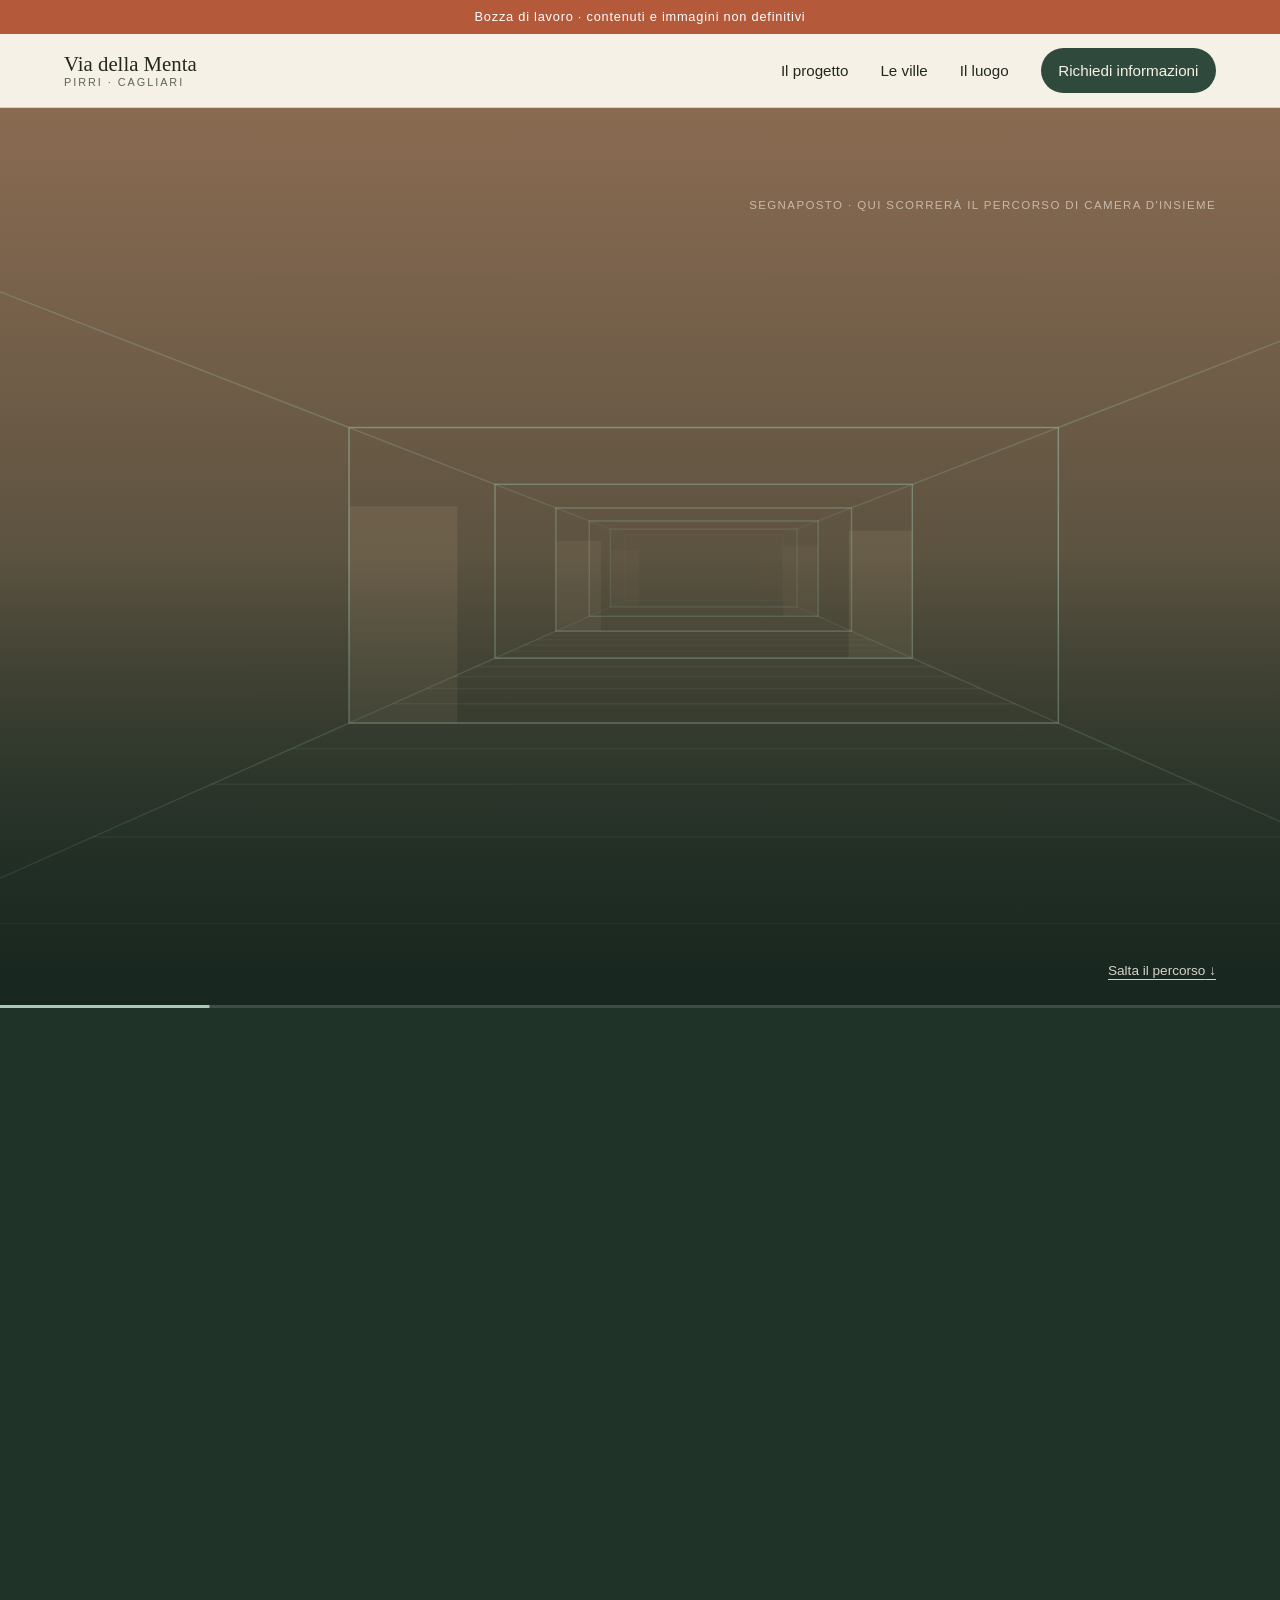
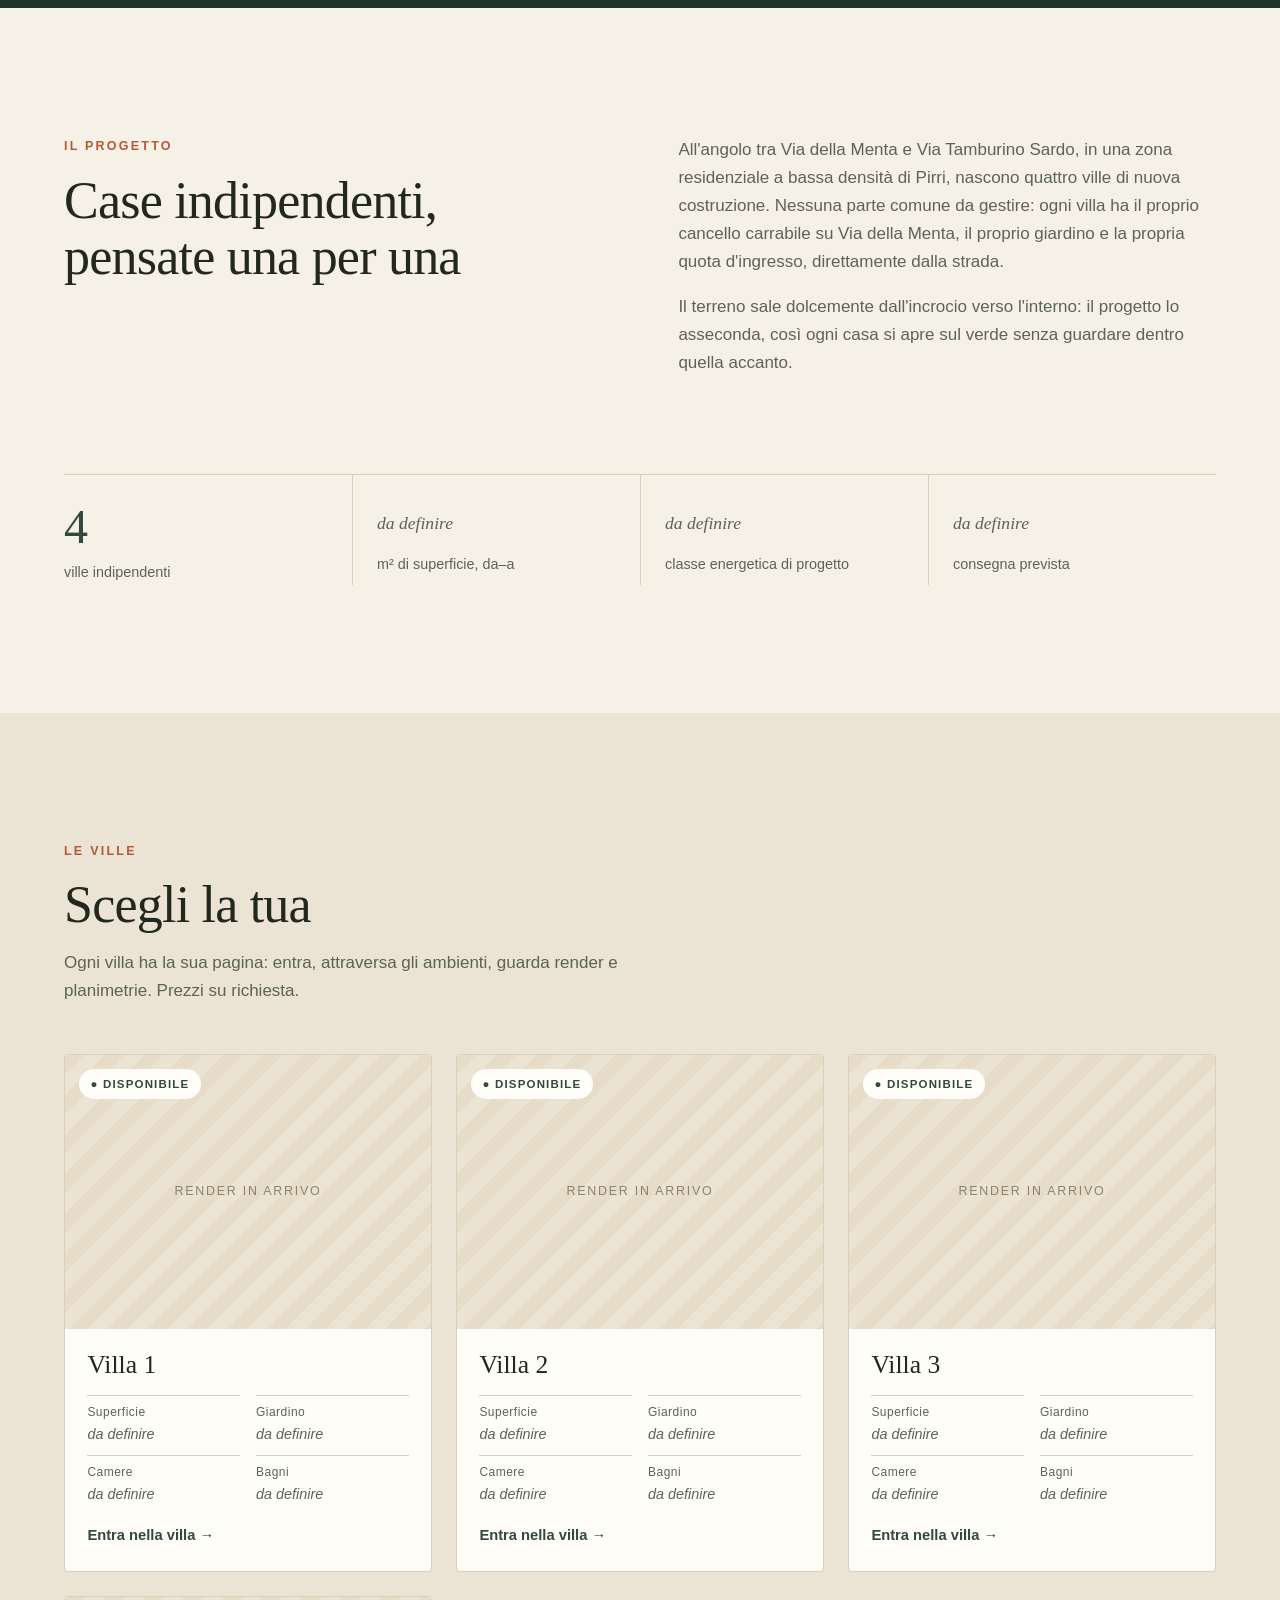
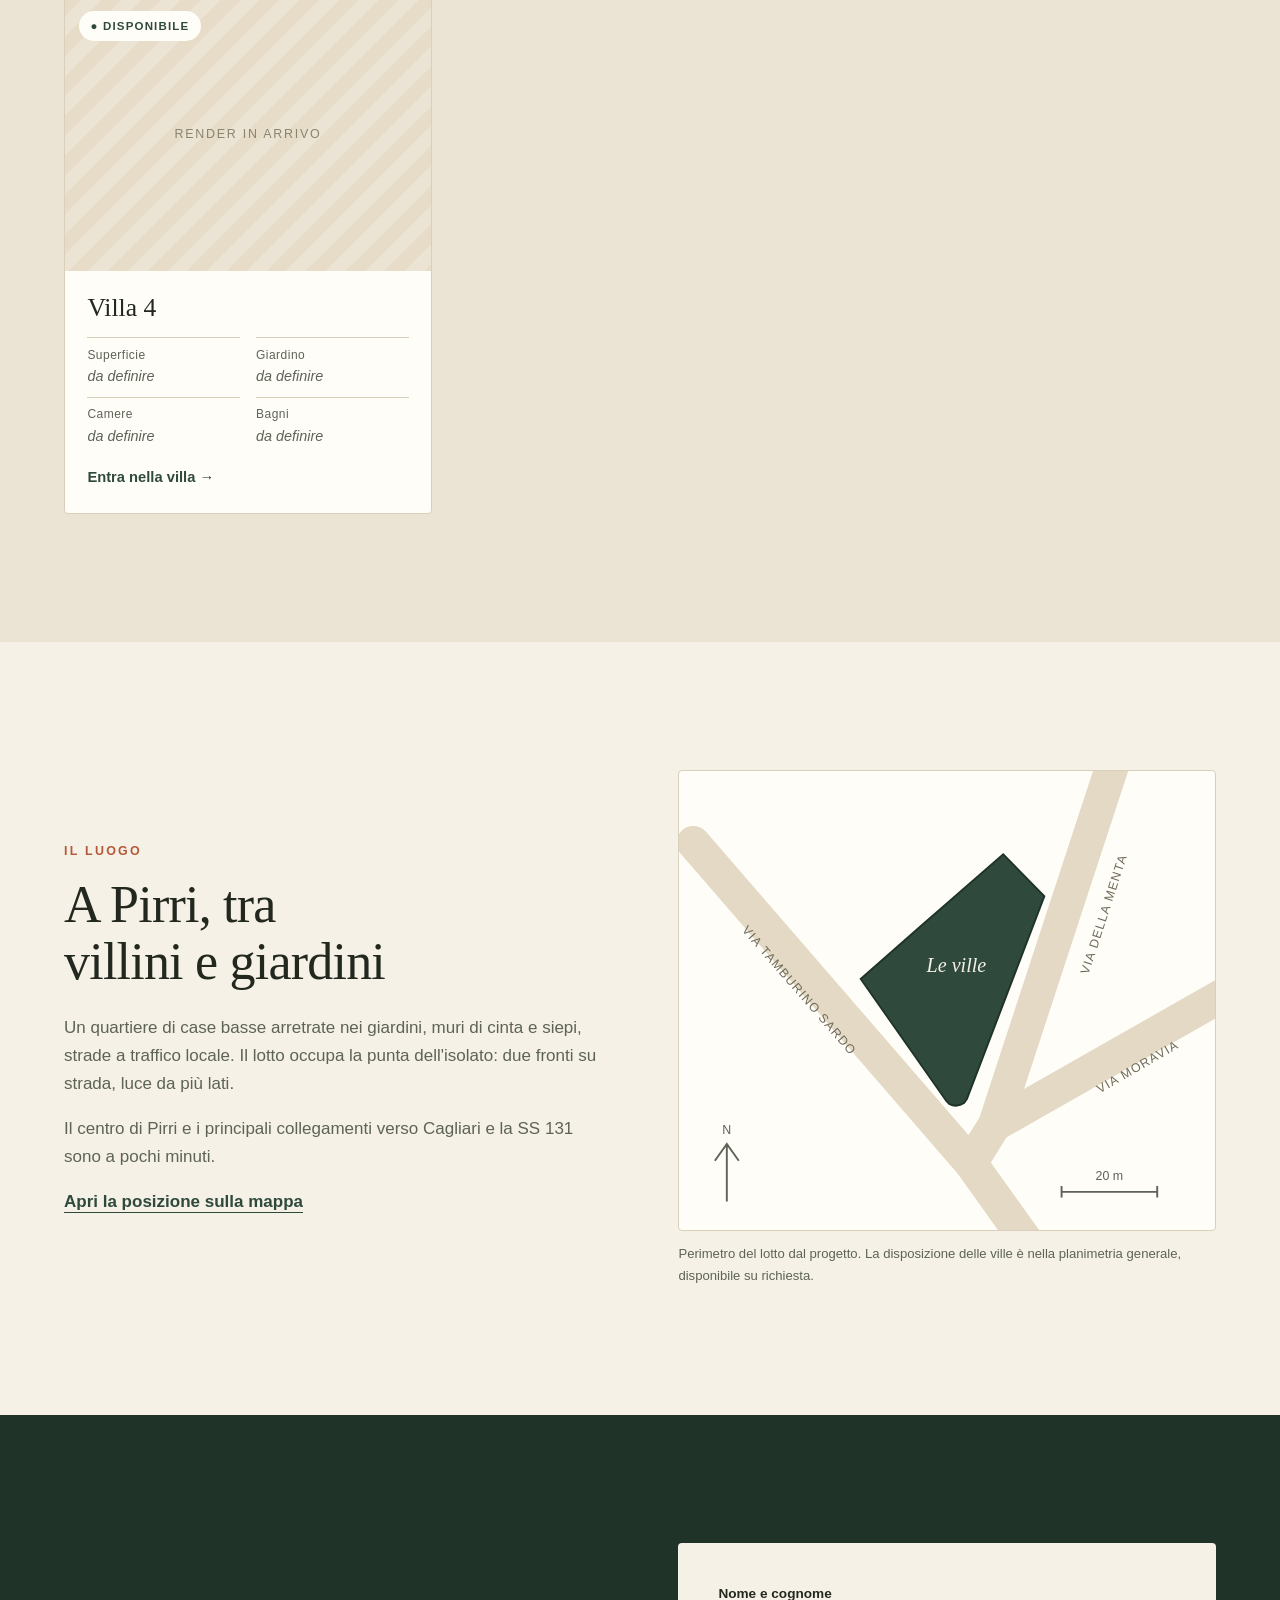
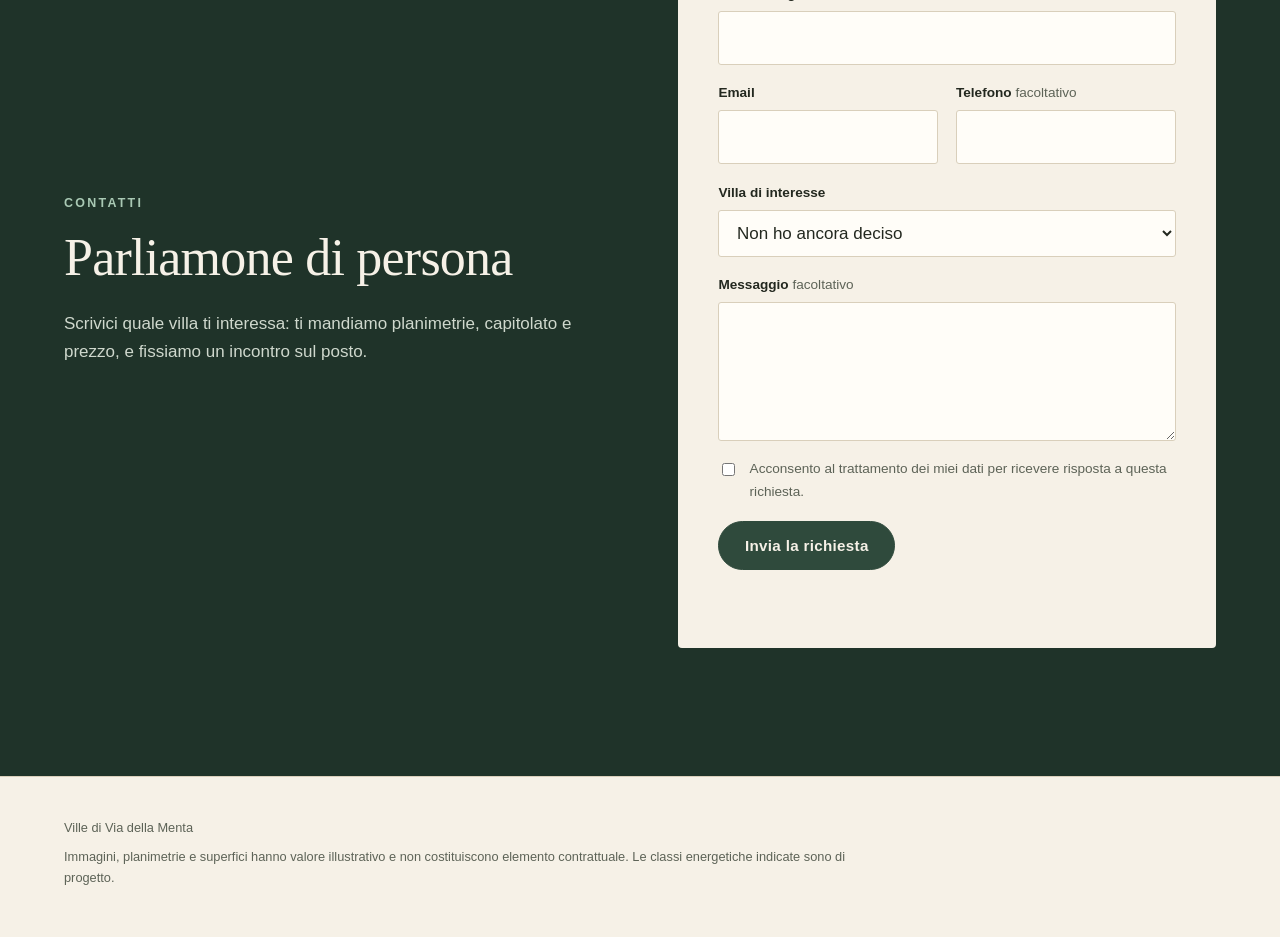
<file: siti/ville-via-della-menta/index.html>
<!doctype html>
<html lang="it">
<head>
<meta charset="utf-8">
<meta name="viewport" content="width=device-width, initial-scale=1">
<title>Ville di Via della Menta · Pirri, Cagliari</title>
<meta name="description" content="Quattro ville indipendenti di nuova costruzione in Via della Menta a Pirri, Cagliari. Ingresso carrabile e giardino privato per ogni villa.">
<meta property="og:title" content="Ville di Via della Menta · Pirri, Cagliari">
<meta property="og:description" content="Quattro ville indipendenti di nuova costruzione, ognuna con ingresso e giardino propri.">
<meta property="og:type" content="website">
<meta property="og:locale" content="it_IT">
<link rel="icon" href="data:image/svg+xml,%3Csvg xmlns='http://www.w3.org/2000/svg' viewBox='0 0 32 32'%3E%3Crect width='32' height='32' rx='6' fill='%232f4a3c'/%3E%3Cpath d='M7 23V13l9-6 9 6v10h-6v-6h-6v6z' fill='%23f3ede1'/%3E%3C/svg%3E">
<link rel="stylesheet" href="stile.css">
</head>
<body>

<div class="bozza" id="bozza" hidden>Bozza di lavoro · contenuti e immagini non definitivi</div>

<header class="testata" id="testata">
  <a class="marchio" href="#inizio">
    <span class="marchio-nome">Via della Menta</span>
    <span class="marchio-luogo">Pirri · Cagliari</span>
  </a>
  <button class="menu-apri" id="menu-apri" aria-expanded="false" aria-controls="menu">Menu</button>
  <nav class="menu" id="menu" aria-label="Sezioni">
    <a href="#progetto">Il progetto</a>
    <a href="#ville">Le ville</a>
    <a href="#luogo">Il luogo</a>
    <a href="#capitolato" id="voce-capitolato">Capitolato</a>
    <a class="menu-azione" href="#contatti">Richiedi informazioni</a>
  </nav>
</header>

<main id="inizio">

  <section class="percorso" id="percorso" aria-label="Percorso d'insieme">
    <div class="percorso-scena">
      <canvas class="percorso-tela" id="percorso-tela" aria-hidden="true"></canvas>
      <div class="percorso-velo" aria-hidden="true"></div>
      <div class="copertina-testo" id="copertina-testo">
        <p class="occhiello" id="copertina-luogo">Pirri · Cagliari</p>
        <h1>Quattro ville,<br><em>una via tranquilla.</em></h1>
        <p class="sommario" id="copertina-motto"></p>
        <div class="azioni">
          <a class="bottone" href="#ville">Scopri le ville</a>
          <a class="bottone bottone-chiaro" href="#contatti">Prenota una visita</a>
        </div>
        <p class="percorso-invito" id="percorso-invito" hidden>Scorri per avvicinarti</p>
      </div>
      <div id="tappe"></div>
      <p class="percorso-nota" id="percorso-nota" hidden>Segnaposto · qui scorrerà il percorso di camera d'insieme</p>
      <a class="percorso-salta" id="percorso-salta" href="#progetto" hidden>Salta il percorso</a>
      <div class="percorso-barra" aria-hidden="true"><span id="percorso-avanzamento"></span></div>
    </div>
  </section>

  <section class="sezione" id="progetto">
    <div class="colonne">
      <div>
        <p class="occhiello">Il progetto</p>
        <h2>Case indipendenti, pensate una per una</h2>
      </div>
      <div class="prosa">
        <p>All'angolo tra Via della Menta e Via Tamburino Sardo, in una zona residenziale a bassa densità
        di Pirri, nascono quattro ville di nuova costruzione. Nessuna parte comune da gestire: ogni villa
        ha il proprio cancello carrabile su Via della Menta, il proprio giardino e la propria quota
        d'ingresso, direttamente dalla strada.</p>
        <p>Il terreno sale dolcemente dall'incrocio verso l'interno: il progetto lo asseconda, così ogni
        casa si apre sul verde senza guardare dentro quella accanto.</p>
      </div>
    </div>
    <dl class="numeri" id="numeri"></dl>
  </section>

  <section class="sezione sezione-tinta" id="ville">
    <p class="occhiello">Le ville</p>
    <h2>Scegli la tua</h2>
    <p class="sottotitolo">Ogni villa ha la sua pagina: entra, attraversa gli ambienti, guarda render e planimetrie. Prezzi su richiesta.</p>
    <div class="griglia-ville" id="griglia-ville"></div>
  </section>

  <section class="sezione" id="luogo">
    <div class="colonne colonne-larghe">
      <div>
        <p class="occhiello">Il luogo</p>
        <h2>A Pirri, tra villini e giardini</h2>
        <div class="prosa">
          <p>Un quartiere di case basse arretrate nei giardini, muri di cinta e siepi, strade a traffico
          locale. Il lotto occupa la punta dell'isolato: due fronti su strada, luce da più lati.</p>
          <p>Il centro di Pirri e i principali collegamenti verso Cagliari e la SS 131 sono a pochi minuti.</p>
        </div>
        <a class="collegamento" href="https://www.openstreetmap.org/?mlat=39.2528&amp;mlon=9.1153#map=17/39.2528/9.1153" target="_blank" rel="noopener">Apri la posizione sulla mappa</a>
      </div>
      <figure class="planimetria">
        <svg viewBox="-62 -82 112 96" role="img" aria-label="Planimetria: il lotto delle ville tra Via Tamburino Sardo e Via della Menta">
          <g class="strade">
            <path d="M-59,-67 L-1,0 L39,56"/>
            <path d="M-1,0 L4,-8 L43,-127"/>
            <path d="M4,-8 L120,-74"/>
          </g>
          <path class="lotto" d="M-4.1,-12.0 L-4.8,-12.1 L-5.5,-12.4 L-6.1,-13.0 L-24.0,-38.5 L-10.7,-50.2 L-6.0,-54.3 L5.8,-64.6 L14.4,-55.8 L-1.8,-13.4 L-2.4,-12.6 L-3.2,-12.2Z"/>
          <text class="lotto-nome" x="-4" y="-40" text-anchor="middle">Le ville</text>
          <text class="via" transform="translate(-37,-36) rotate(49)" text-anchor="middle">Via Tamburino Sardo</text>
          <text class="via" transform="translate(27,-52) rotate(-72)" text-anchor="middle">Via della Menta</text>
          <text class="via" transform="translate(34,-20) rotate(-30)" text-anchor="middle">Via Moravia</text>
          <g class="nord" transform="translate(-52,2)">
            <path d="M0,6 L0,-6 M-2.5,-2.5 L0,-6 L2.5,-2.5"/>
            <text y="-8" text-anchor="middle">N</text>
          </g>
          <g class="scala" transform="translate(18,6)">
            <path d="M0,0 L20,0 M0,-1.2 L0,1.2 M20,-1.2 L20,1.2"/>
            <text x="10" y="-2.5" text-anchor="middle">20 m</text>
          </g>
        </svg>
        <figcaption>Perimetro del lotto dal progetto. La disposizione delle ville è nella planimetria generale, disponibile su richiesta.</figcaption>
      </figure>
    </div>
  </section>

  <section class="sezione sezione-tinta" id="capitolato" hidden>
    <p class="occhiello">Capitolato</p>
    <h2>Come sono costruite</h2>
    <div class="capitolato" id="voci-capitolato"></div>
  </section>

  <section class="sezione sezione-scura" id="contatti">
    <div class="colonne colonne-larghe">
      <div>
        <p class="occhiello">Contatti</p>
        <h2>Parliamone di persona</h2>
        <div class="prosa">
          <p>Scrivici quale villa ti interessa: ti mandiamo planimetrie, capitolato e prezzo, e fissiamo
          un incontro sul posto.</p>
        </div>
        <ul class="recapiti" id="recapiti"></ul>
      </div>
      <form class="modulo" id="modulo" novalidate>
        <div class="campo">
          <label for="nome">Nome e cognome</label>
          <input id="nome" name="nome" autocomplete="name" required>
        </div>
        <div class="campo-doppio">
          <div class="campo">
            <label for="email">Email</label>
            <input id="email" name="email" type="email" autocomplete="email" required>
          </div>
          <div class="campo">
            <label for="telefono">Telefono <span class="facoltativo">facoltativo</span></label>
            <input id="telefono" name="telefono" type="tel" autocomplete="tel">
          </div>
        </div>
        <div class="campo">
          <label for="interesse">Villa di interesse</label>
          <select id="interesse" name="interesse"></select>
        </div>
        <div class="campo">
          <label for="messaggio">Messaggio <span class="facoltativo">facoltativo</span></label>
          <textarea id="messaggio" name="messaggio" rows="4"></textarea>
        </div>
        <!-- campo trappola per i moduli automatici: deve restare vuoto -->
        <input class="trappola" name="sito_web" tabindex="-1" autocomplete="off" aria-hidden="true">
        <label class="consenso">
          <input type="checkbox" id="consenso" name="consenso" required>
          <span>Acconsento al trattamento dei miei dati per ricevere risposta a questa richiesta.
          <a id="collegamento-privacy" href="#" hidden>Informativa privacy</a></span>
        </label>
        <button class="bottone" type="submit">Invia la richiesta</button>
        <p class="esito" id="esito" role="status" aria-live="polite"></p>
      </form>
    </div>
  </section>

</main>

<footer class="piede">
  <p id="piede-venditore"></p>
  <p>Immagini, planimetrie e superfici hanno valore illustrativo e non costituiscono elemento contrattuale.
  Le classi energetiche indicate sono di progetto.</p>
</footer>

<script src="dati.js"></script>
<script src="comune.js"></script>
<script src="script.js"></script>
<script src="percorso.js"></script>
</body>
</html>
</file>
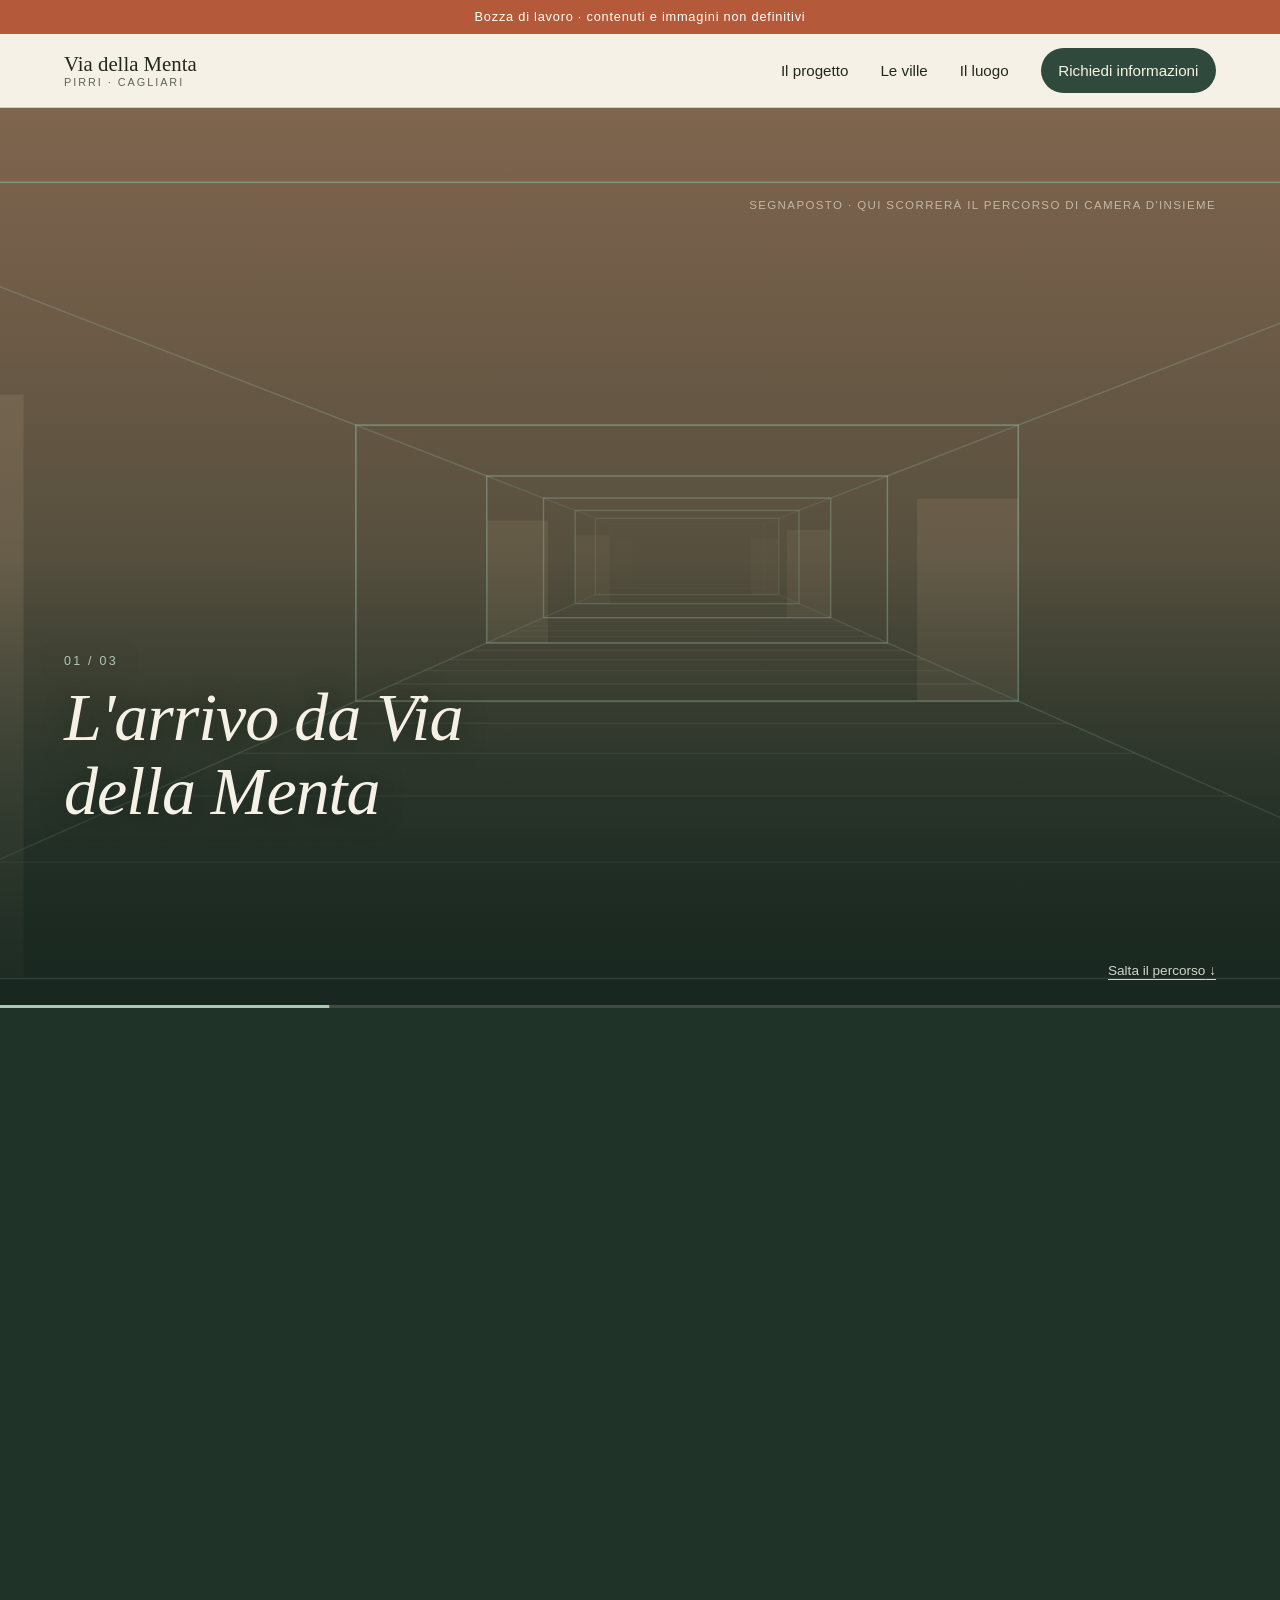
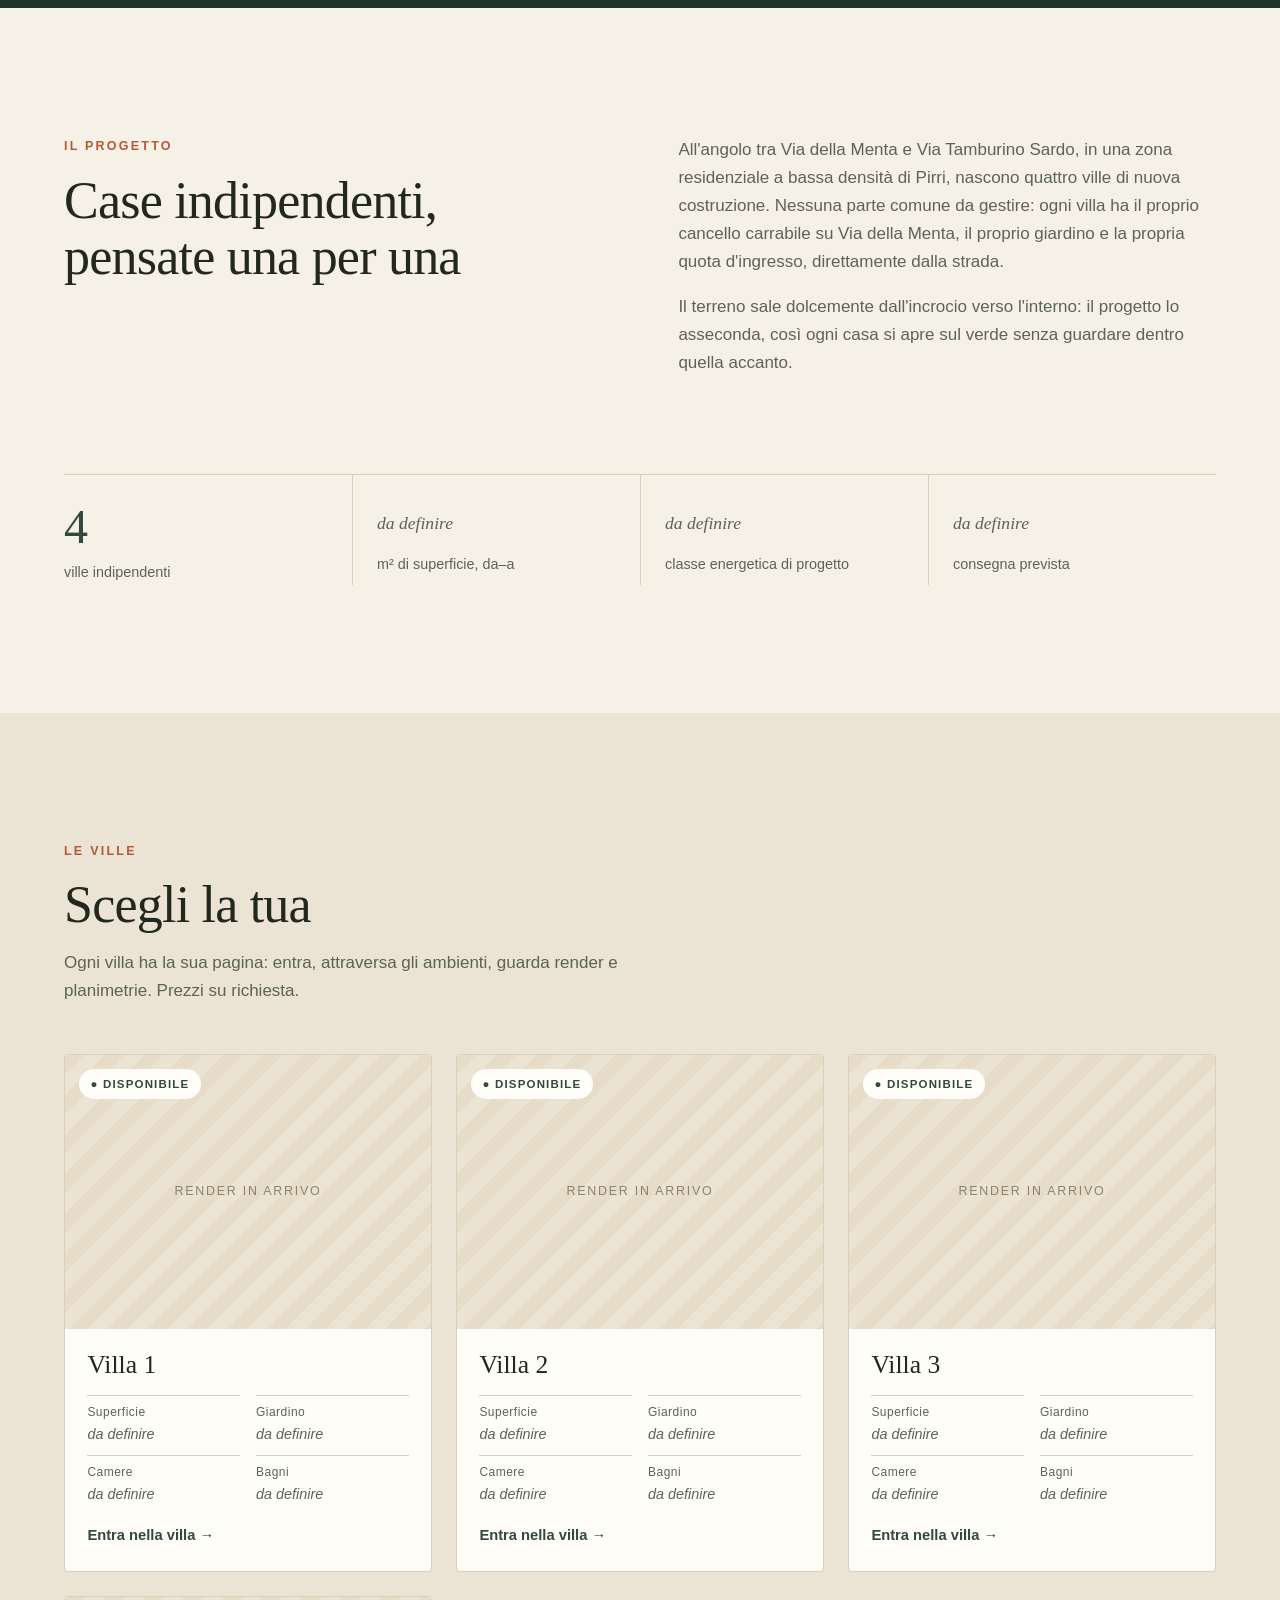
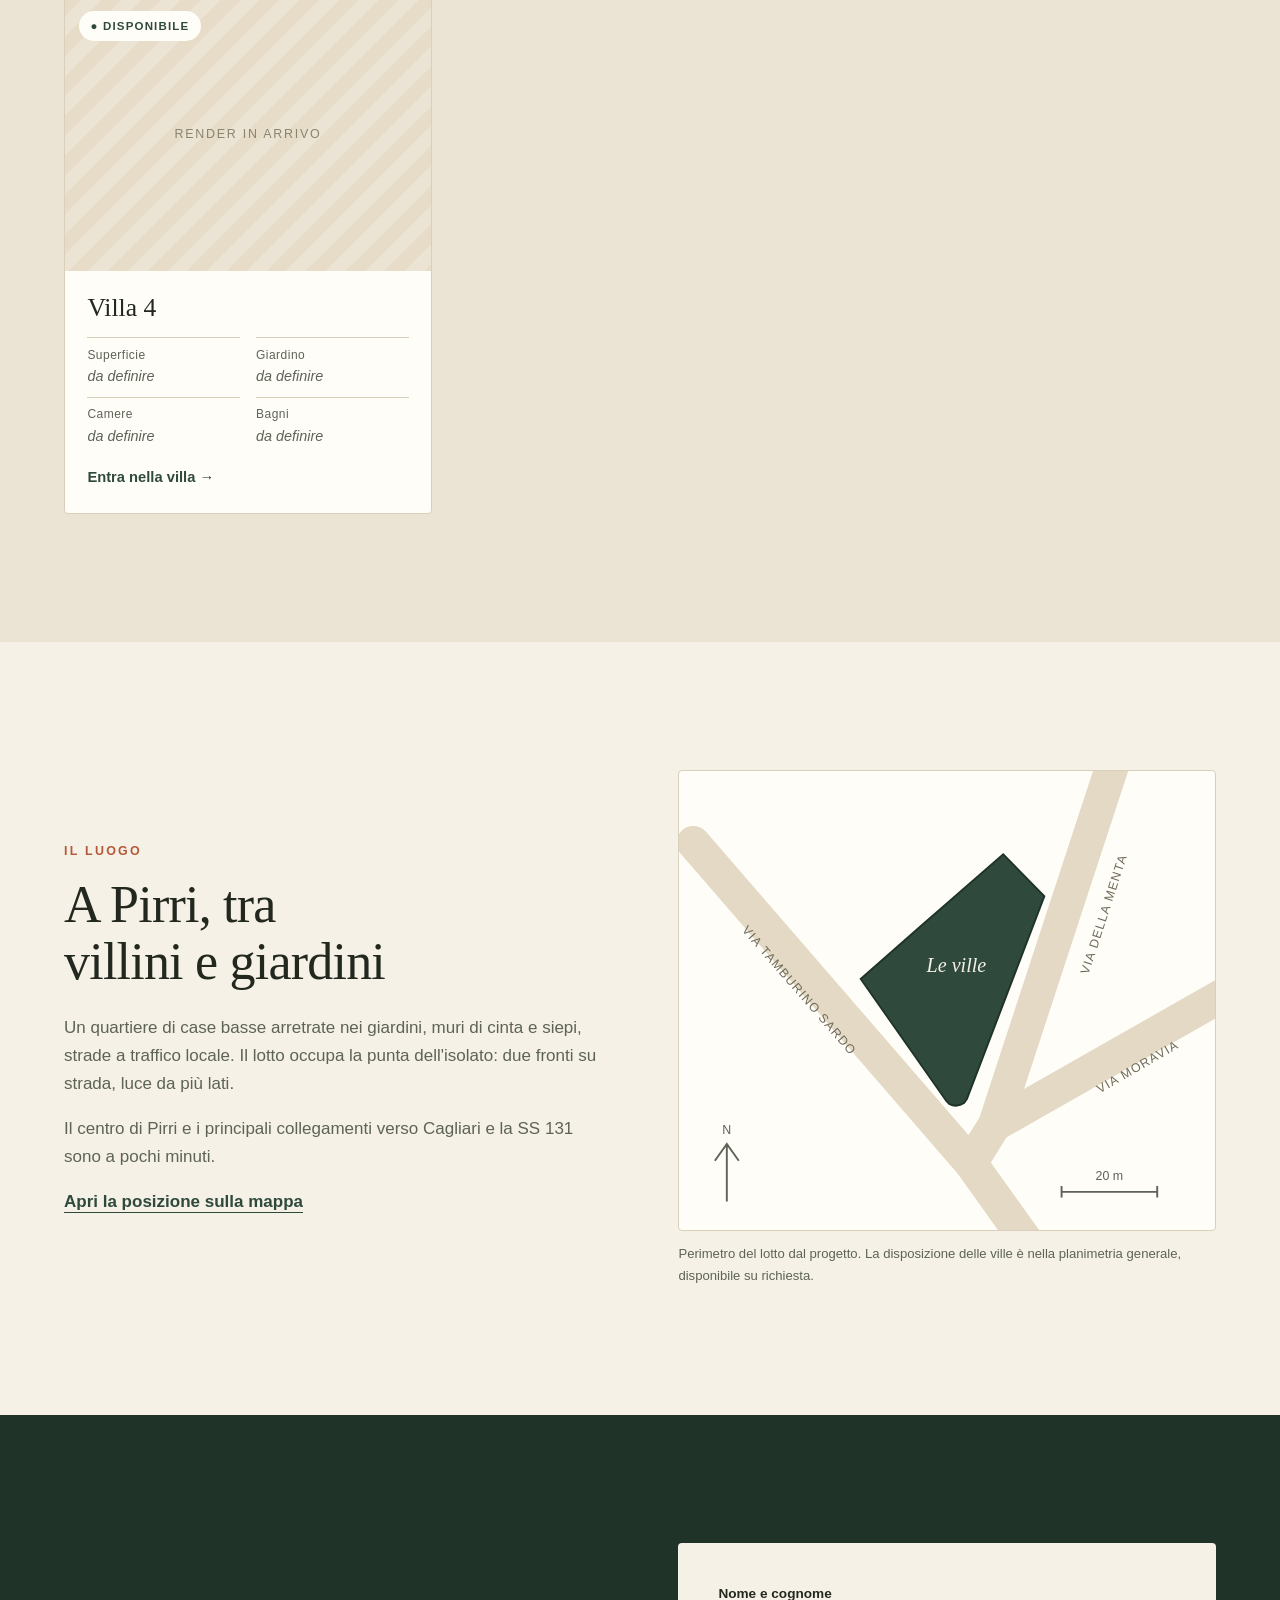
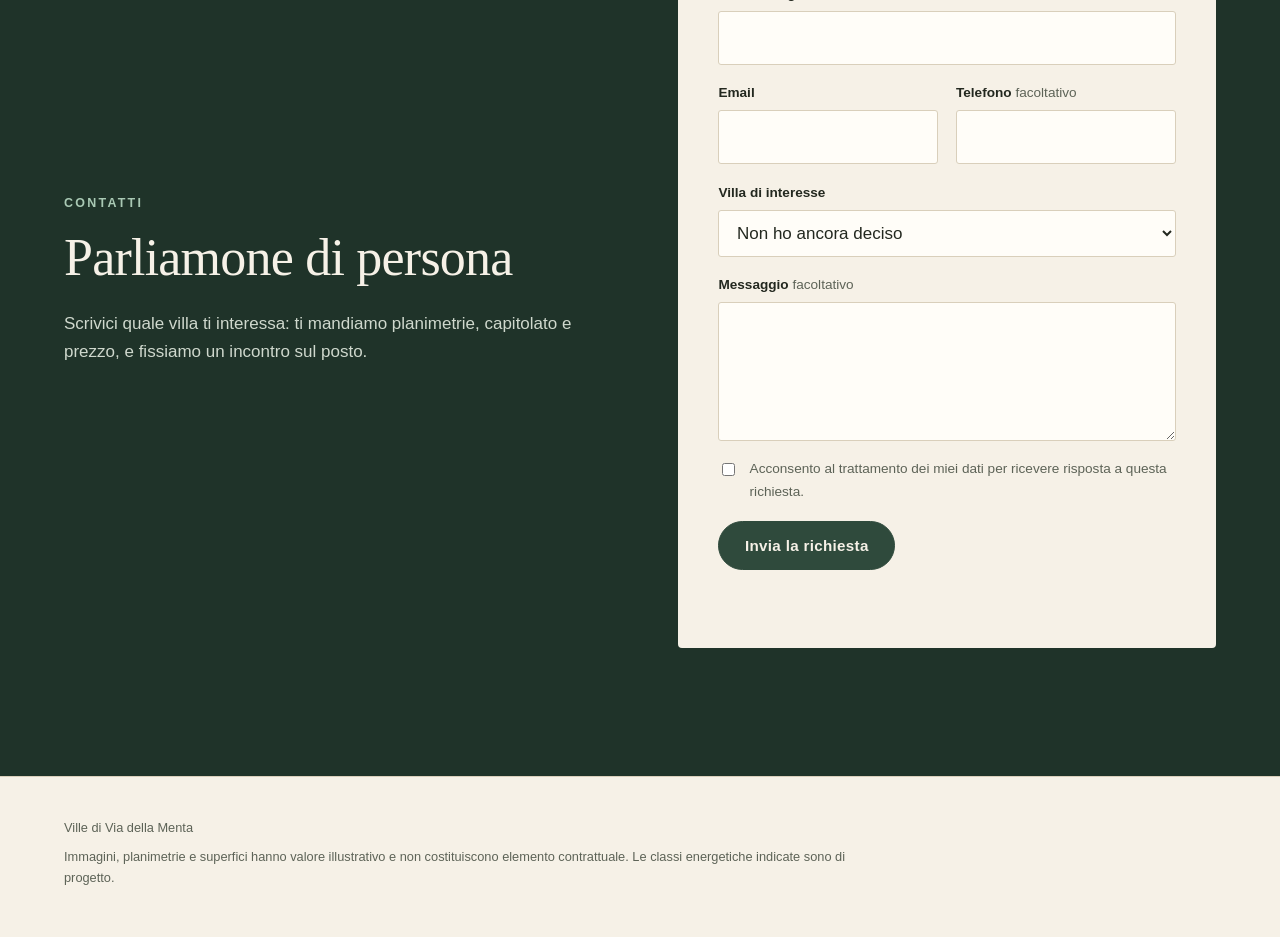
<file: siti/ville-via-della-menta/villa.html>
<!doctype html>
<html lang="it">
<head>
<meta charset="utf-8">
<meta name="viewport" content="width=device-width, initial-scale=1">
<title>Ville di Via della Menta · Pirri, Cagliari</title>
<meta name="description" content="Entra nella villa: percorso tra gli ambienti, render, viste interne e planimetrie. Ville di Via della Menta, Pirri, Cagliari.">
<link rel="icon" href="data:image/svg+xml,%3Csvg xmlns='http://www.w3.org/2000/svg' viewBox='0 0 32 32'%3E%3Crect width='32' height='32' rx='6' fill='%232f4a3c'/%3E%3Cpath d='M7 23V13l9-6 9 6v10h-6v-6h-6v6z' fill='%23f3ede1'/%3E%3C/svg%3E">
<link rel="stylesheet" href="stile.css">
</head>
<body>

<div class="bozza" id="bozza" hidden>Bozza di lavoro · contenuti e immagini non definitivi</div>

<header class="testata" id="testata">
  <a class="marchio" href="index.html">
    <span class="marchio-nome">Via della Menta</span>
    <span class="marchio-luogo">Pirri · Cagliari</span>
  </a>
  <button class="menu-apri" id="menu-apri" aria-expanded="false" aria-controls="menu">Menu</button>
  <nav class="menu" id="menu" aria-label="Sezioni">
    <a href="index.html#ville">Tutte le ville</a>
    <a href="#interni">Render e interni</a>
    <a href="#planimetrie">Planimetrie</a>
    <a class="menu-azione" href="index.html#contatti">Richiedi informazioni</a>
  </nav>
</header>

<main>

  <section class="percorso" id="percorso" aria-label="Percorso dentro la villa">
    <div class="percorso-scena">
      <canvas class="percorso-tela" id="percorso-tela" aria-hidden="true"></canvas>
      <div class="percorso-velo" aria-hidden="true"></div>
      <div class="copertina-testo" id="copertina-testo">
        <p class="occhiello" id="villa-occhiello"></p>
        <h1 id="villa-nome"></h1>
        <p class="villa-stato" id="villa-stato"></p>
        <p class="sommario" id="villa-sommario"></p>
        <div class="azioni">
          <a class="bottone" id="villa-chiedi" href="index.html#contatti">Chiedi informazioni</a>
          <a class="bottone bottone-chiaro" href="#numeri-villa">Vai ai dati</a>
        </div>
        <p class="percorso-invito" id="percorso-invito" hidden>Scorri per entrare in casa</p>
      </div>
      <div id="tappe"></div>
      <p class="percorso-nota" id="percorso-nota" hidden>Segnaposto · qui scorrerà il percorso di camera dentro la villa</p>
      <a class="percorso-salta" id="percorso-salta" href="#numeri-villa" hidden>Salta il percorso</a>
      <div class="percorso-barra" aria-hidden="true"><span id="percorso-avanzamento"></span></div>
    </div>
  </section>

  <section class="sezione" id="numeri-villa">
    <div class="colonne">
      <div>
        <p class="occhiello">La villa</p>
        <h2>In numeri</h2>
        <p class="prosa" id="villa-descrizione"></p>
      </div>
      <div id="villa-dati"></div>
    </div>
  </section>

  <section class="sezione sezione-tinta" id="interni">
    <p class="occhiello">Render e interni</p>
    <h2>Dentro e fuori</h2>
    <div class="griglia-galleria" id="villa-galleria"></div>
  </section>

  <section class="sezione" id="planimetrie">
    <p class="occhiello">Planimetrie</p>
    <h2>Come è distribuita</h2>
    <div class="villa-planimetrie" id="villa-planimetrie"></div>
    <a class="bottone bottone-chiaro" id="villa-pdf" target="_blank" rel="noopener" hidden>Scarica la scheda (PDF)</a>
  </section>

  <section class="sezione sezione-scura">
    <p class="occhiello">Il passo successivo</p>
    <h2 id="villa-invito">Vieni a vederla sul posto</h2>
    <p class="azioni azioni-larghe"><a class="bottone" id="villa-chiedi-2" href="index.html#contatti">Chiedi informazioni</a></p>
    <p class="occhiello">Le altre ville</p>
    <div class="altre-ville" id="altre-ville"></div>
  </section>

</main>

<footer class="piede">
  <p id="piede-venditore"></p>
  <p>Immagini, planimetrie e superfici hanno valore illustrativo e non costituiscono elemento contrattuale.
  Le classi energetiche indicate sono di progetto.</p>
</footer>

<script src="dati.js"></script>
<script src="comune.js"></script>
<script src="villa.js"></script>
<script src="percorso.js"></script>
</body>
</html>
</file>
<file: siti/ville-via-della-menta/stile.css>
:root {
  --calce: #f6f1e7;
  --sabbia: #ebe3d3;
  --carta: #fffdf8;
  --inchiostro: #23281f;
  --grigio: #5d6357;
  --linea: #d9cfbb;
  --mirto: #2f4a3c;
  --mirto-scuro: #1f3329;
  --menta: #a9c9b4;
  --cotto: #b4593a;
  --titoli: "Iowan Old Style", "Palatino Linotype", Palatino, "Book Antiqua", Georgia, serif;
  --testo: "Avenir Next", Avenir, "Segoe UI", "Helvetica Neue", Helvetica, Arial, sans-serif;
  --bordo: clamp(1.25rem, 5vw, 5rem);
}

*, *::before, *::after { box-sizing: border-box; }
[hidden] { display: none !important; } /* vince sui display dichiarati dalle classi (es. .bottone) */
html { scroll-behavior: smooth; scroll-padding-top: 4.5rem; }
body {
  margin: 0;
  background: var(--calce);
  color: var(--inchiostro);
  font: 400 1.0625rem/1.65 var(--testo);
  -webkit-font-smoothing: antialiased;
}
img, svg { display: block; max-width: 100%; }
a { color: inherit; }
h1, h2, h3 { font-family: var(--titoli); font-weight: 500; line-height: 1.08; margin: 0; text-wrap: balance; }
h1 { font-size: clamp(2.75rem, 8vw, 6rem); letter-spacing: -0.02em; }
h1 em { font-style: italic; color: var(--menta); }
h2 { font-size: clamp(2rem, 4.5vw, 3.25rem); letter-spacing: -0.015em; }
h3 { font-size: 1.6rem; }
p { margin: 0 0 1em; }
:focus-visible { outline: 2px solid var(--cotto); outline-offset: 3px; }

.occhiello {
  font-size: 0.78rem; letter-spacing: 0.18em; text-transform: uppercase;
  color: var(--cotto); margin: 0 0 1rem; font-weight: 600;
}
.sottotitolo { color: var(--grigio); max-width: 38rem; margin-top: 1rem; }
.prosa { max-width: 36rem; }
.prosa p { color: var(--grigio); }

/* Fascia bozza */
.bozza {
  background: var(--cotto); color: #fff; text-align: center;
  font-size: 0.8rem; letter-spacing: 0.06em; padding: 0.4rem 1rem;
}

/* Testata */
.testata {
  position: sticky; top: 0; z-index: 20;
  display: flex; align-items: center; justify-content: space-between; gap: 1rem;
  padding: 0.9rem var(--bordo);
  background: color-mix(in srgb, var(--calce) 92%, transparent);
  backdrop-filter: blur(10px);
  border-bottom: 1px solid var(--linea);
}
.marchio { text-decoration: none; display: flex; flex-direction: column; line-height: 1.15; }
.marchio-nome { font-family: var(--titoli); font-size: 1.3rem; }
.marchio-luogo { font-size: 0.68rem; letter-spacing: 0.18em; text-transform: uppercase; color: var(--grigio); }
.menu { display: flex; align-items: center; gap: clamp(1rem, 2.5vw, 2.25rem); font-size: 0.95rem; }
.menu a { text-decoration: none; }
.menu a:hover { color: var(--cotto); }
.menu .menu-azione {
  background: var(--mirto); color: var(--calce); padding: 0.6rem 1.1rem; border-radius: 999px;
}
.menu .menu-azione:hover { background: var(--mirto-scuro); color: var(--calce); }
.menu-apri { display: none; }

/* Bottoni */
.bottone {
  display: inline-block; cursor: pointer; border: 1px solid var(--mirto);
  background: var(--mirto); color: var(--calce);
  font: 600 0.95rem var(--testo); letter-spacing: 0.02em; text-decoration: none;
  padding: 0.95rem 1.6rem; border-radius: 999px;
  transition: background 0.2s, color 0.2s, border-color 0.2s;
}
.bottone:hover { background: var(--mirto-scuro); border-color: var(--mirto-scuro); }
.bottone-chiaro { background: transparent; border-color: currentColor; color: inherit; }
.bottone-chiaro:hover { background: var(--calce); color: var(--mirto-scuro); border-color: var(--calce); }
.collegamento { color: var(--mirto); font-weight: 600; text-underline-offset: 0.3em; }

/* Percorso guidato dallo scorrimento (copertina) */
.percorso { position: relative; height: calc(var(--schermate, 7) * 100vh); background: var(--mirto-scuro); color: var(--calce); }
.percorso-scena { position: sticky; top: 0; height: 100vh; height: 100dvh; overflow: hidden; }
.percorso-tela { position: absolute; inset: 0; width: 100%; height: 100%; background: var(--mirto-scuro) center / cover no-repeat; }
.percorso-velo {
  position: absolute; inset: 0; pointer-events: none;
  background: linear-gradient(to top, rgba(22, 36, 29, 0.85) 0%, rgba(22, 36, 29, 0.15) 50%, rgba(22, 36, 29, 0.25) 100%);
}
.copertina-testo {
  position: absolute; left: 0; bottom: 0; max-width: 60rem; will-change: opacity, transform;
  padding: 0 var(--bordo) clamp(3.5rem, 9vh, 6rem);
}
.percorso .occhiello { color: var(--menta); }
.sommario { font-size: clamp(1.1rem, 2vw, 1.35rem); max-width: 34rem; margin: 1.5rem 0 2.25rem; opacity: 0.92; }
.azioni { display: flex; flex-wrap: wrap; gap: 0.8rem; }
.percorso .bottone:not(.bottone-chiaro) { background: var(--calce); color: var(--mirto-scuro); border-color: var(--calce); }
.percorso .bottone:not(.bottone-chiaro):hover { background: var(--menta); border-color: var(--menta); }
.percorso-invito { margin: 2rem 0 0; font-size: 0.78rem; letter-spacing: 0.18em; text-transform: uppercase; opacity: 0.8; }
.percorso-invito::after { content: ""; display: inline-block; width: 1px; height: 2.2rem; margin-left: 1rem; vertical-align: middle; background: currentColor; animation: invito 1.8s ease-in-out infinite; transform-origin: top; }
@keyframes invito { 0% { transform: scaleY(0); } 50% { transform: scaleY(1); } 100% { transform: scaleY(0); transform-origin: bottom; } }
.tappa {
  position: absolute; bottom: 20%; left: var(--bordo); max-width: min(26rem, 80vw);
  opacity: 0; will-change: opacity, transform; pointer-events: none;
  text-shadow: 0 1px 24px rgba(22, 36, 29, 0.6);
}
.tappa.destra { left: auto; right: var(--bordo); text-align: right; }
.tappa-numero { font-size: 0.78rem; letter-spacing: 0.18em; color: var(--menta); margin: 0 0 0.6rem; }
.tappa h2 { font-size: clamp(2.2rem, 6vw, 4.25rem); font-style: italic; }
.tappa p:last-child { margin: 1rem 0 0; font-size: 1.1rem; opacity: 0.92; }
.cartello {
  position: absolute; inset: 0; visibility: hidden; will-change: transform;
  display: flex; flex-direction: column; align-items: center; justify-content: center; text-align: center;
  gap: clamp(1.5rem, 5vh, 3rem); padding: 5rem var(--bordo) 3rem; background: var(--calce); color: var(--inchiostro);
}
.cartello h2 { font-size: clamp(2rem, 5.5vw, 3.75rem); }
.cartello > p { margin: 0; color: var(--grigio); max-width: 34rem; }
.cartello dl { display: flex; flex-wrap: wrap; justify-content: center; gap: clamp(1.5rem, 6vw, 5rem); margin: 0; }
.cartello dt { font-family: var(--titoli); font-size: clamp(2.5rem, 7vw, 4.5rem); line-height: 1; color: var(--mirto); }
.cartello dd { margin: 0.5rem 0 0; font-size: 0.75rem; letter-spacing: 0.16em; text-transform: uppercase; color: var(--grigio); }
.percorso-nota {
  position: absolute; top: 5.5rem; right: var(--bordo); margin: 0;
  font-size: 0.72rem; letter-spacing: 0.12em; text-transform: uppercase; opacity: 0.6;
}
.percorso-salta {
  position: absolute; right: var(--bordo); bottom: 1.6rem;
  font-size: 0.85rem; text-underline-offset: 0.3em; opacity: 0.85;
}
.percorso-salta::after { content: " ↓"; }
.percorso-barra { position: absolute; left: 0; right: 0; bottom: 0; height: 3px; background: rgba(246, 241, 231, 0.18); }
.percorso-barra span { display: block; height: 100%; width: 100%; background: var(--menta); transform: scaleX(0); transform-origin: left; }
/* Senza percorso (niente fotogrammi, o movimento ridotto): copertina ferma */
.percorso.fermo { height: auto; }
.percorso.fermo .percorso-scena { position: relative; height: auto; min-height: min(88vh, 54rem); }
.percorso.fermo .percorso-barra, .percorso.fermo #tappe { display: none; }
.percorso.fermo .percorso-tela.vuota {
  background-image: radial-gradient(120% 80% at 75% 20%, #e9c9a0 0%, #c98f6b 28%, #6f7f6c 60%, #2f4a3c 100%);
}

/* Comparsa allo scorrimento */
.comparsa { opacity: 0; transform: translateY(1.5rem); transition: opacity 0.7s ease, transform 0.7s ease; }
.comparsa.visibile { opacity: 1; transform: none; }
.villa.comparsa.visibile { transition: opacity 0.7s ease, transform 0.25s, box-shadow 0.25s; }

/* Sezioni */
.sezione { padding: clamp(4rem, 10vw, 8rem) var(--bordo); }
.sezione-tinta { background: var(--sabbia); }
.sezione-scura { background: var(--mirto-scuro); color: var(--calce); }
.sezione-scura .occhiello { color: var(--menta); }
.sezione-scura .prosa p { color: #cfd8cd; }
.colonne { display: grid; grid-template-columns: 1fr 1fr; gap: clamp(2rem, 6vw, 6rem); align-items: start; }
.colonne-larghe { align-items: center; }
.colonne-larghe h2 { margin-bottom: 1.5rem; }

/* Numeri */
.numeri {
  display: grid; grid-template-columns: repeat(4, 1fr); gap: 0;
  margin: clamp(3rem, 7vw, 5rem) 0 0; border-top: 1px solid var(--linea);
}
.numeri div { padding: 1.75rem 1.5rem 0 0; }
.numeri div + div { padding-left: 1.5rem; border-left: 1px solid var(--linea); }
.numeri dt { font-family: var(--titoli); font-size: clamp(2rem, 4vw, 3rem); line-height: 1; color: var(--mirto); }
.numeri dt.vuoto { font-size: 1.1rem; font-style: italic; color: var(--grigio); padding: 0.7rem 0; }
.numeri dd { margin: 0.6rem 0 0; font-size: 0.9rem; color: var(--grigio); }

/* Ville */
.griglia-ville {
  display: grid; grid-template-columns: repeat(auto-fit, minmax(17rem, 1fr));
  gap: 1.5rem; margin-top: 3rem;
}
.villa {
  background: var(--carta); border: 1px solid var(--linea); border-radius: 4px; overflow: hidden;
  display: flex; flex-direction: column; text-align: left; padding: 0; cursor: pointer; text-decoration: none;
  font: inherit; color: inherit; transition: transform 0.25s, box-shadow 0.25s;
}
.villa:hover { transform: translateY(-4px); box-shadow: 0 18px 40px -22px rgba(35, 40, 31, 0.5); }
.villa.venduta { opacity: 0.72; }
.villa-figura { position: relative; aspect-ratio: 4 / 3; background: var(--sabbia); overflow: hidden; }
.villa-figura img { width: 100%; height: 100%; object-fit: cover; }
.segnaposto {
  width: 100%; height: 100%; display: grid; place-items: center;
  background: repeating-linear-gradient(135deg, #e6dcc8 0 14px, #ebe3d3 14px 28px);
  color: #8b8470; font-size: 0.78rem; letter-spacing: 0.14em; text-transform: uppercase;
}
.stato {
  position: absolute; top: 0.9rem; left: 0.9rem;
  font-size: 0.72rem; font-weight: 700; letter-spacing: 0.1em; text-transform: uppercase;
  padding: 0.35rem 0.7rem; border-radius: 999px; background: var(--carta); color: var(--mirto);
}
.stato::before { content: "● "; }
.stato.trattativa { color: #9a6a12; }
.stato.venduta { color: var(--grigio); }
.stato.venduta::before { content: ""; }
.villa-corpo { padding: 1.4rem 1.4rem 1.5rem; display: flex; flex-direction: column; gap: 1rem; flex: 1; }
.dati { list-style: none; margin: 0; padding: 0; display: grid; grid-template-columns: 1fr 1fr; gap: 0.5rem 1rem; font-size: 0.9rem; }
.dati li { display: flex; flex-direction: column; border-top: 1px solid var(--linea); padding-top: 0.45rem; }
.dati span { color: var(--grigio); font-size: 0.75rem; letter-spacing: 0.04em; }
.dati strong { font-weight: 600; }
.dati .vuoto { font-weight: 400; font-style: italic; color: var(--grigio); }
.villa-apri { margin-top: auto; font-weight: 600; color: var(--mirto); font-size: 0.92rem; }
.villa-apri::after { content: " →"; }

/* Planimetria del lotto */
.planimetria { margin: 0; }
.planimetria svg { width: 100%; background: var(--carta); border: 1px solid var(--linea); border-radius: 4px; }
.planimetria .strade path { fill: none; stroke: #e3d9c4; stroke-width: 7; stroke-linecap: round; stroke-linejoin: round; }
.planimetria .lotto { fill: var(--mirto); stroke: var(--mirto-scuro); stroke-width: 0.4; }
.planimetria text { font-family: var(--testo); }
.planimetria .lotto-nome { fill: var(--calce); font: italic 4.2px var(--titoli); }
.planimetria .via { fill: #6f6a58; font-size: 2.6px; letter-spacing: 0.25px; text-transform: uppercase; dominant-baseline: middle; }
.planimetria .nord path, .planimetria .scala path { fill: none; stroke: var(--grigio); stroke-width: 0.4; }
.planimetria .nord text, .planimetria .scala text { fill: var(--grigio); font-size: 2.6px; }
.planimetria figcaption { font-size: 0.82rem; color: var(--grigio); margin-top: 0.75rem; }

/* Capitolato */
.capitolato { display: grid; grid-template-columns: repeat(auto-fit, minmax(16rem, 1fr)); gap: 2rem 3rem; margin-top: 3rem; }
.capitolato h3 { font-size: 1.3rem; border-top: 1px solid var(--inchiostro); padding-top: 1rem; margin-bottom: 0.6rem; }
.capitolato p { color: var(--grigio); font-size: 0.97rem; margin: 0; }

/* Contatti */
.recapiti { list-style: none; padding: 0; margin: 2rem 0 0; font-size: 1.1rem; }
.recapiti li { padding: 0.35rem 0; }
.recapiti a { text-decoration-color: var(--menta); text-underline-offset: 0.3em; }
.modulo { background: var(--calce); color: var(--inchiostro); padding: clamp(1.5rem, 4vw, 2.5rem); border-radius: 4px; display: grid; gap: 1.1rem; }
.campo { display: grid; gap: 0.35rem; }
.campo-doppio { display: grid; grid-template-columns: 1fr 1fr; gap: 1.1rem; }
.modulo label { font-size: 0.85rem; font-weight: 600; }
.facoltativo { font-weight: 400; color: var(--grigio); }
.modulo input:not([type=checkbox]), .modulo select, .modulo textarea {
  width: 100%; font: inherit; color: inherit; background: var(--carta);
  border: 1px solid var(--linea); border-radius: 3px; padding: 0.75rem 0.85rem;
}
.modulo textarea { resize: vertical; }
.modulo .non-valido { border-color: var(--cotto); }
.consenso { display: flex; gap: 0.7rem; align-items: flex-start; font-weight: 400 !important; font-size: 0.85rem !important; color: var(--grigio); }
.consenso input { margin-top: 0.3rem; accent-color: var(--mirto); }
.modulo .bottone { justify-self: start; }
.trappola { position: absolute; left: -9999px; width: 1px; height: 1px; opacity: 0; }
.esito { margin: 0; font-size: 0.92rem; min-height: 1.4em; }
.esito.errore { color: var(--cotto); }
.esito.riuscito { color: var(--mirto); font-weight: 600; }

/* Piede */
.piede { padding: 2.5rem var(--bordo); font-size: 0.8rem; color: var(--grigio); border-top: 1px solid var(--linea); }
.piede p { max-width: 52rem; margin: 0 0 0.5rem; }

/* Pagina della villa */
.villa-stato { margin: 1.25rem 0 0; }
.villa-stato .stato { position: static; display: inline-block; }
.villa-stato + .sommario { margin-top: 1rem; }
.dati-grandi { grid-template-columns: repeat(auto-fit, minmax(9rem, 1fr)); gap: 1.5rem 2rem; font-size: 1rem; }
.dati-grandi li { border-top-color: var(--inchiostro); padding-top: 0.8rem; }
.dati-grandi strong { font-family: var(--titoli); font-weight: 500; font-size: 1.7rem; line-height: 1.2; }
.dati-grandi .vuoto { font-size: 1.05rem; font-family: var(--testo); }
.griglia-galleria { display: grid; grid-template-columns: repeat(6, 1fr); gap: 1rem; margin-top: 3rem; }
.griglia-galleria figure { position: relative; margin: 0; grid-column: span 3; aspect-ratio: 3 / 2; overflow: hidden; border-radius: 4px; background: var(--carta); }
/* una immagine larga ogni tre, per dare ritmo */
.griglia-galleria figure:nth-child(3n + 1) { grid-column: span 6; aspect-ratio: 21 / 9; }
.griglia-galleria img { width: 100%; height: 100%; object-fit: cover; transition: transform 1.2s ease; }
.griglia-galleria figure:hover img { transform: scale(1.04); }
.griglia-galleria figcaption {
  position: absolute; left: 0; right: 0; bottom: 0; padding: 2.5rem 1.25rem 0.9rem; color: var(--calce);
  font-size: 0.85rem; letter-spacing: 0.04em; background: linear-gradient(to top, rgba(22, 36, 29, 0.75), transparent);
}
.villa-planimetrie { display: grid; grid-template-columns: repeat(auto-fit, minmax(18rem, 34rem)); gap: 1.25rem; margin: 3rem 0 2rem; }
.villa-planimetrie img, .villa-planimetrie .segnaposto { border: 1px solid var(--linea); aspect-ratio: 4 / 3; object-fit: contain; background-color: #fff; border-radius: 4px; }
#planimetrie .bottone-chiaro:hover { background: var(--mirto); color: var(--calce); border-color: var(--mirto); }
.azioni-larghe { margin: 2rem 0 4rem; }
.sezione-scura > .azioni .bottone { background: var(--calce); color: var(--mirto-scuro); border-color: var(--calce); }
.sezione-scura > .azioni .bottone:hover { background: var(--menta); border-color: var(--menta); }
.altre-ville { display: grid; grid-template-columns: repeat(auto-fit, minmax(13rem, 1fr)); gap: 1rem; }
.altra-villa {
  display: flex; align-items: center; justify-content: space-between; gap: 1rem; text-decoration: none;
  padding: 1.25rem 1.4rem; border: 1px solid rgba(246, 241, 231, 0.25); border-radius: 4px;
  font-family: var(--titoli); font-size: 1.4rem; transition: background 0.2s, border-color 0.2s;
}
.altra-villa:hover { background: rgba(246, 241, 231, 0.08); border-color: var(--menta); }
.altra-villa .stato { position: static; font-family: var(--testo); }

/* Schermi stretti */
@media (max-width: 52rem) {
  .colonne { grid-template-columns: 1fr; }
  .numeri { grid-template-columns: 1fr 1fr; }
  .numeri div:nth-child(3) { padding-left: 0; border-left: 0; }
  .numeri div:nth-child(n+3) { margin-top: 1.75rem; border-top: 1px solid var(--linea); }
  .menu-apri {
    display: block; font: 600 0.9rem var(--testo); background: none; cursor: pointer;
    border: 1px solid var(--inchiostro); border-radius: 999px; padding: 0.5rem 1rem; color: inherit;
  }
  .menu {
    display: none; position: absolute; top: 100%; left: 0; right: 0;
    flex-direction: column; align-items: flex-start; gap: 0;
    background: var(--calce); border-bottom: 1px solid var(--linea); padding: 0.5rem var(--bordo) 1.25rem;
  }
  .menu.aperto { display: flex; }
  .menu a { padding: 0.8rem 0; width: 100%; }
  .menu .menu-azione { width: auto; padding: 0.7rem 1.2rem; margin-top: 0.5rem; }
  .campo-doppio { grid-template-columns: 1fr; }
  .griglia-galleria figure, .griglia-galleria figure:nth-child(3n + 1) { grid-column: span 6; aspect-ratio: 3 / 2; }
}

@media (prefers-reduced-motion: reduce) {
  html { scroll-behavior: auto; }
  * { transition: none !important; }
}
</file>
